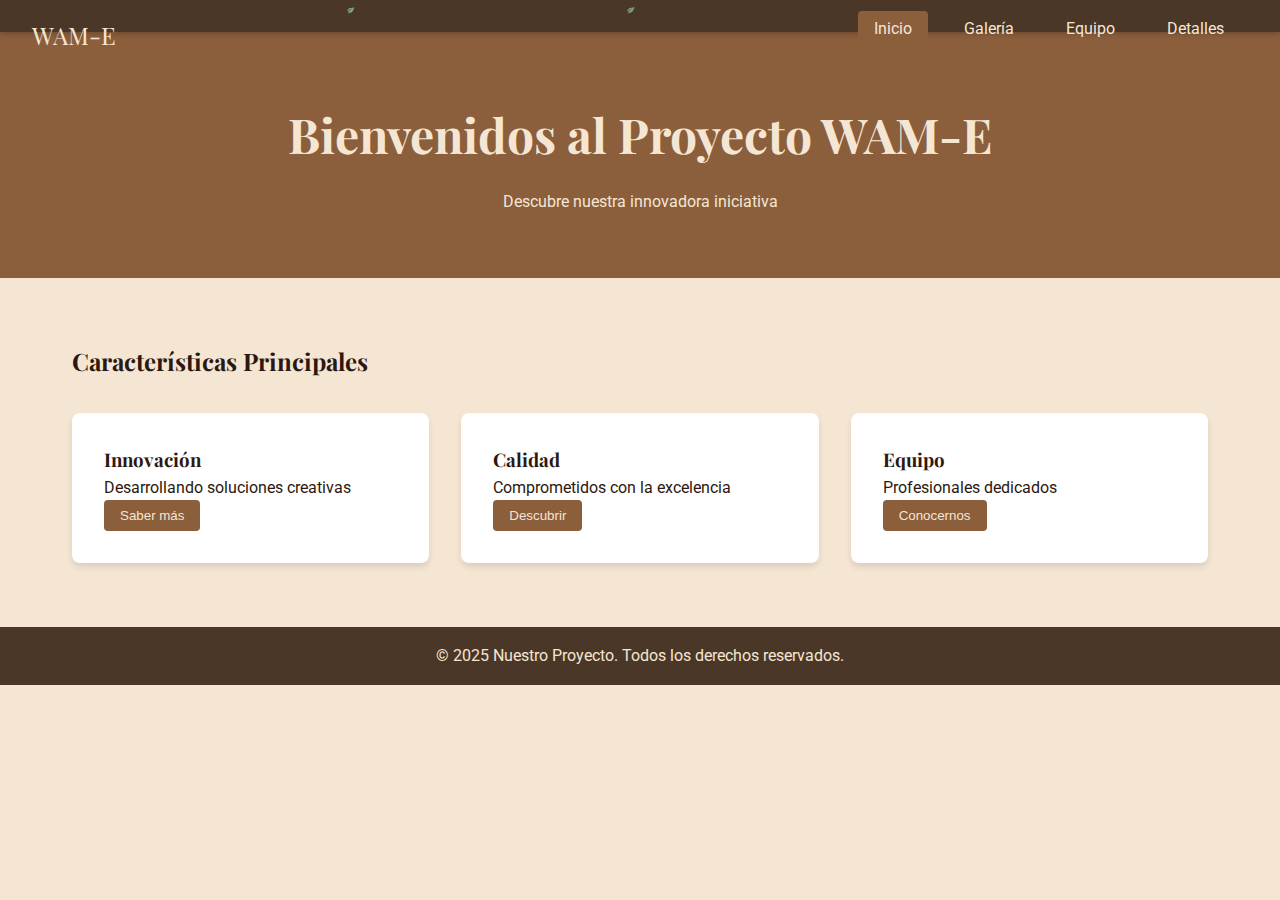
<file: index.html>
<!DOCTYPE html>
<html lang="es">
<head>
    <meta charset="UTF-8">
    <meta name="viewport" content="width=device-width, initial-scale=1.0">
    <title>Proyecto WAM-E</title>
    <link rel="icon" href="data:image/svg+xml,<svg xmlns=%22http://www.w3.org/2000/svg%22 viewBox=%220 0 100 100%22><text y=%22.9em%22 font-size=%2290%22>🍃</text></svg>">
    <link rel="stylesheet" href="styles.css">
    <link href="https://fonts.googleapis.com/css2?family=Playfair+Display:wght@400;700&family=Roboto:wght@300;400&display=swap" rel="stylesheet">
    <link rel="stylesheet" href="https://cdnjs.cloudflare.com/ajax/libs/animate.css/4.1.1/animate.min.css">
</head>
<body>
    <nav class="navbar">
        <div class="nav-brand">WAM-E</div>
        <div class="nav-links">
            <a href="index.html" class="active">Inicio</a>
            <a href="galeria.html">Galería</a>
            <a href="equipo.html">Equipo</a>
            <a href="proyecto.html">Detalles</a>
        </div>
    </nav>

    <header class="hero animate__animated animate__fadeIn">
        <h1>Bienvenidos al Proyecto WAM-E</h1>
        <p>Descubre nuestra innovadora iniciativa</p>
    </header>

    <main class="container">
        <section class="features animate__animated animate__fadeInUp">
            <h2>Características Principales</h2>
            <div class="features-grid">
                <div class="feature-card">
                    <h3>Innovación</h3>
                    <p>Desarrollando soluciones creativas</p>
                    <button class="btn-primary">Saber más</button>
                </div>
                <div class="feature-card">
                    <h3>Calidad</h3>
                    <p>Comprometidos con la excelencia</p>
                    <button class="btn-primary">Descubrir</button>
                </div>
                <div class="feature-card">
                    <h3>Equipo</h3>
                    <p>Profesionales dedicados</p>
                    <button class="btn-primary">Conocernos</button>
                </div>
            </div>
        </section>
    </main>

    <footer>
        <p>&copy; 2025 Nuestro Proyecto. Todos los derechos reservados.</p>
    </footer>

    <script src="script.js"></script>
</body>
</html>
</file>
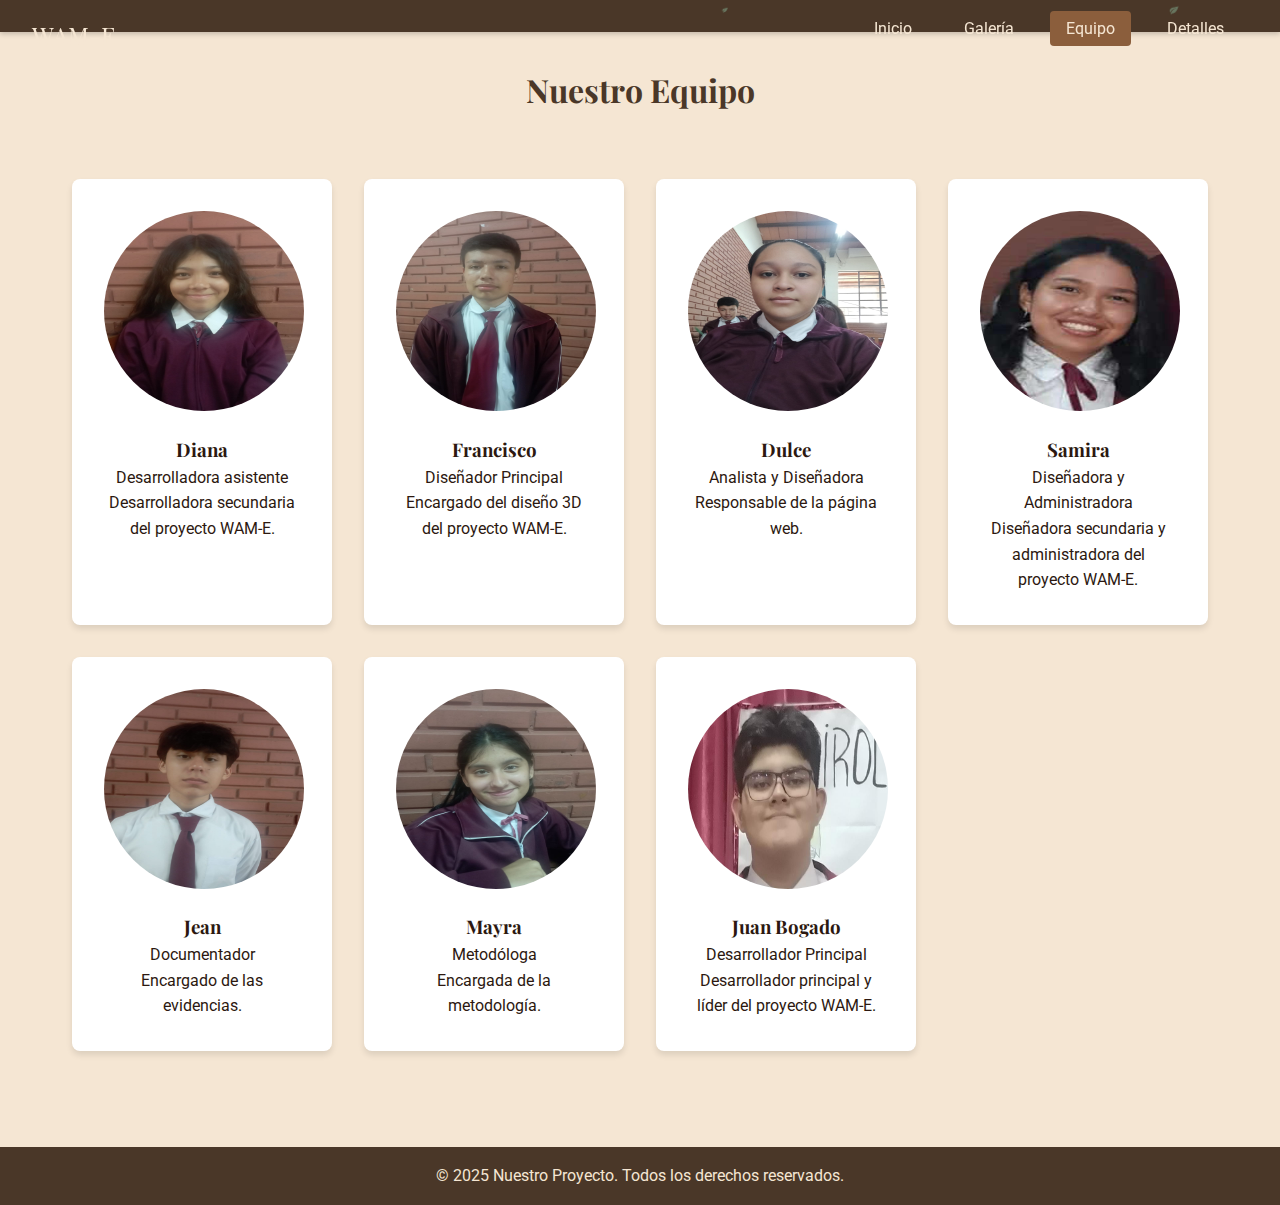
<file: equipo.html>
<!DOCTYPE html>
<html lang="es">
<head>
    <meta charset="UTF-8">
    <meta name="viewport" content="width=device-width, initial-scale=1.0">
    <title>Equipo - Proyecto WAM-E</title>
    <link rel="icon" href="data:image/svg+xml,<svg xmlns=%22http://www.w3.org/2000/svg%22 viewBox=%220 0 100 100%22><text y=%22.9em%22 font-size=%2290%22>🍃</text></svg>">
    <link rel="stylesheet" href="styles.css">
    <link href="https://fonts.googleapis.com/css2?family=Playfair+Display:wght@400;700&family=Roboto:wght@300;400&display=swap" rel="stylesheet">
    <link rel="stylesheet" href="https://cdnjs.cloudflare.com/ajax/libs/animate.css/4.1.1/animate.min.css">
</head>
<body>
    <nav class="navbar">
        <div class="nav-brand">WAM-E</div>
        <div class="nav-links">
            <a href="index.html">Inicio</a>
            <a href="galeria.html">Galería</a>
            <a href="equipo.html" class="active">Equipo</a>
            <a href="proyecto.html">Detalles</a>
        </div>
    </nav>

    <main class="container">
        <h1 class="page-title animate__animated animate__fadeIn">Nuestro Equipo</h1>
        
        <div class="team-grid animate__animated animate__fadeInUp">
            <div class="team-member">
                <img src="Diana.jpg" alt="Diana">
                <h3>Diana</h3>
                <p class="role">Desarrolladora asistente</p>
                <p class="description">Desarrolladora secundaria del proyecto WAM-E.</p>
            </div>
            <div class="team-member">
                <img src="Francisco.jpg" alt="Francisco">
                <h3>Francisco</h3>
                <p class="role">Diseñador Principal</p>
                <p class="description">Encargado del diseño 3D del proyecto WAM-E.</p>
            </div>
            <div class="team-member">
                <img src="Dulce.jpg" alt="Dulce">

                <h3>Dulce</h3>
                <p class="role">Analista y Diseñadora</p>
                <p class="description">Responsable de la página web.</p>
            </div>
            <div class="team-member">
                <img src="Samira.jpg" alt="Samira">
                <h3>Samira</h3>
                <p class="role">Diseñadora y Administradora</p>
                <p class="description">Diseñadora secundaria y administradora del proyecto WAM-E.</p>
            </div>
            <div class="team-member">
                <img src="Jean.jpg" alt="Jean">
                <h3>Jean</h3>
                <p class="role">Documentador</p>
                <p class="description">Encargado de las evidencias.</p>
            </div>
            <div class="team-member">
                <img src="Mayra.jpg" alt="Mayra">
                <h3>Mayra</h3>
                <p class="role">Metodóloga</p>
                <p class="description">Encargada de la metodología.</p>
            </div>
            <div class="team-member">
                <img src="Juan Bogado.jpg" alt="Juan Bogado">
                <h3>Juan Bogado</h3>
                <p class="role">Desarrollador Principal</p>
                <p class="description">Desarrollador principal y líder del proyecto WAM-E.</p>
            </div>
        </div>
    </main>

    <footer>
        <p>&copy; 2025 Nuestro Proyecto. Todos los derechos reservados.</p>
    </footer>

    <script src="script.js"></script>
</body>
</html>
</file>
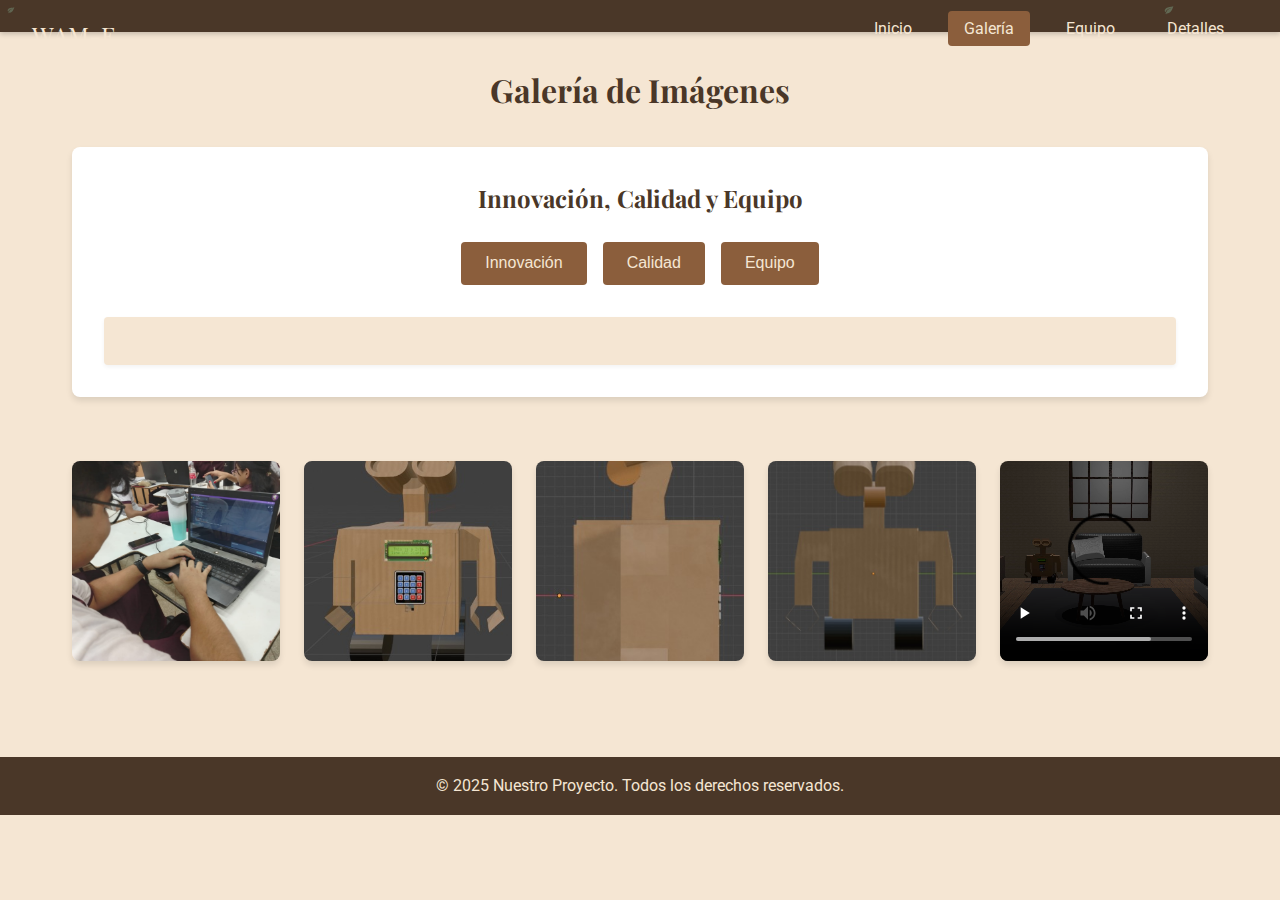
<file: galeria.html>
<!DOCTYPE html>
<html lang="es">
<head>
    <meta charset="UTF-8">
    <meta name="viewport" content="width=device-width, initial-scale=1.0">
    <title>Galería - Proyecto WAM-E</title>
    <link rel="icon" href="data:image/svg+xml,<svg xmlns=%22http://www.w3.org/2000/svg%22 viewBox=%220 0 100 100%22><text y=%22.9em%22 font-size=%2290%22>🍃</text></svg>">
    <link rel="stylesheet" href="styles.css">
    <link href="https://fonts.googleapis.com/css2?family=Playfair+Display:wght@400;700&family=Roboto:wght@300;400&display=swap" rel="stylesheet">
    <link rel="stylesheet" href="https://cdnjs.cloudflare.com/ajax/libs/animate.css/4.1.1/animate.min.css">
</head>
<body>
    <nav class="navbar">
        <div class="nav-brand">WAM-E</div>
        <div class="nav-links">
            <a href="index.html">Inicio</a>
            <a href="galeria.html" class="active">Galería</a>
            <a href="equipo.html">Equipo</a>
            <a href="proyecto.html">Detalles</a>
        </div>
    </nav>

    <main class="container">
        <h1 class="page-title animate__animated animate__fadeIn">Galería de Imágenes</h1>
        
        <section class="innovation-section animate__animated animate__fadeInUp">
            <h2>Innovación, Calidad y Equipo</h2>
            <div class="button-container">
                <button class="info-button" onclick="showInfo('innovation')">Innovación</button>
                <button class="info-button" onclick="showInfo('quality')">Calidad</button>
                <button class="info-button" onclick="showInfo('team')">Equipo</button>
            </div>
            <div id="info-display" class="info-content"></div>
        </section>

        <div class="gallery animate__animated animate__fadeInUp">
            <div class="gallery-item">
                <img src="Imagen de WhatsApp 2025-04-01 a las 21.42.45_b0dde45c.jpg" alt="Imagen del proyecto 1">
                <div class="gallery-caption">Vista del proyecto WAM-E</div>
            </div>
            <div class="gallery-item">
                <img src="Imagen de WhatsApp 2025-04-07 a las 09.33.30_1402002b.jpg" alt="Imagen del proyecto 2">
                <div class="gallery-caption">Desarrollo del proyecto</div>
            </div>
            <div class="gallery-item">
                <img src="Imagen de WhatsApp 2025-04-07 a las 09.33.30_740dd524.jpg" alt="Imagen del proyecto 3">
                <div class="gallery-caption">Avances del proyecto</div>
            </div>
            <div class="gallery-item">
                <img src="Imagen de WhatsApp 2025-04-07 a las 09.33.31_5550199a.jpg" alt="Imagen del proyecto 4">
                <div class="gallery-caption">Detalles del proyecto</div>
            </div>
            <div class="gallery-item video-item">
                <video controls>
                    <source src="Video de WhatsApp 2025-04-10 a las 09.44.11_391cab61.mp4" type="video/mp4">
                    Tu navegador no soporta el elemento de video.
                </video>
                <div class="gallery-caption">Video demostrativo del proyecto</div>
            </div>
        </div>
    </main>

    <footer>
        <p>&copy; 2025 Nuestro Proyecto. Todos los derechos reservados.</p>
    </footer>

    <script src="script.js"></script>
</body>
</html>
</file>
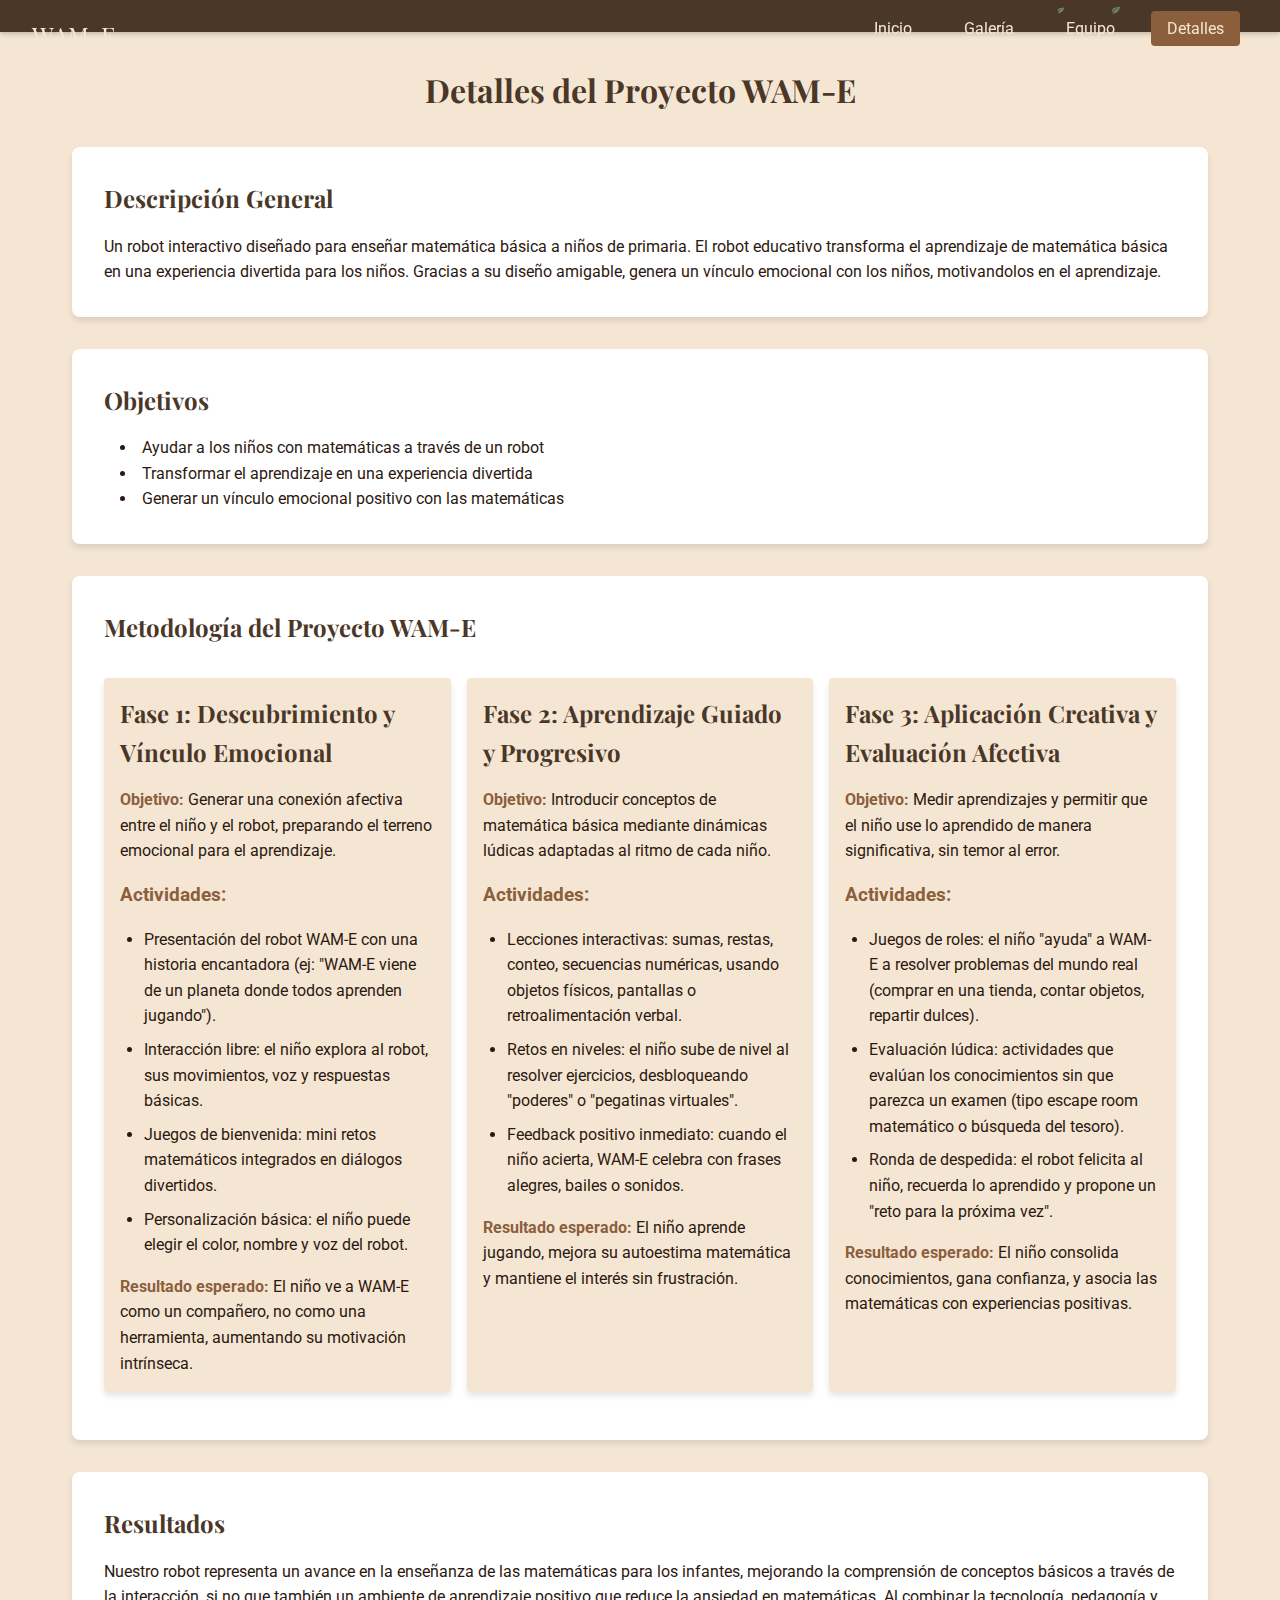
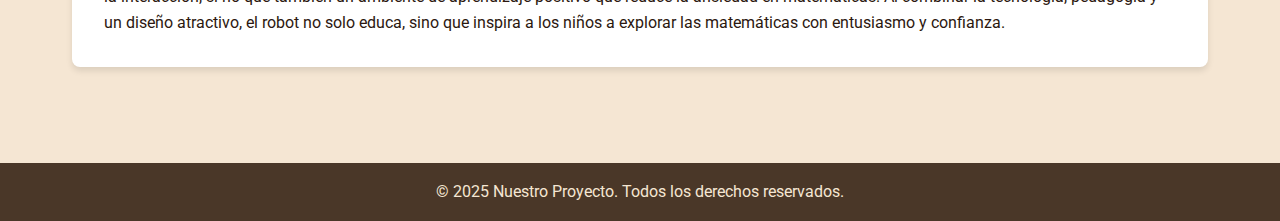
<file: proyecto.html>
<!DOCTYPE html>
<html lang="es">
<head>
    <meta charset="UTF-8">
    <meta name="viewport" content="width=device-width, initial-scale=1.0">
    <title>Detalles - Proyecto WAM-E</title>
    <link rel="icon" href="data:image/svg+xml,<svg xmlns=%22http://www.w3.org/2000/svg%22 viewBox=%220 0 100 100%22><text y=%22.9em%22 font-size=%2290%22>🍃</text></svg>">
    <link rel="stylesheet" href="styles.css">
    <link href="https://fonts.googleapis.com/css2?family=Playfair+Display:wght@400;700&family=Roboto:wght@300;400&display=swap" rel="stylesheet">
    <link rel="stylesheet" href="https://cdnjs.cloudflare.com/ajax/libs/animate.css/4.1.1/animate.min.css">
</head>
<body>
    <nav class="navbar">
        <div class="nav-brand">WAM-E</div>
        <div class="nav-links">
            <a href="index.html">Inicio</a>
            <a href="galeria.html">Galería</a>
            <a href="equipo.html">Equipo</a>
            <a href="proyecto.html" class="active">Detalles</a>
        </div>
    </nav>

    <main class="container">
        <h1 class="page-title animate__animated animate__fadeIn">Detalles del Proyecto WAM-E</h1>
        
        <div class="project-content animate__animated animate__fadeInUp">
            <section class="project-section">
                <h2>Descripción General</h2>
                <p>Un robot interactivo diseñado para enseñar matemática básica a niños de primaria. El robot educativo transforma el aprendizaje de matemática básica en una experiencia divertida para los niños. Gracias a su diseño amigable, genera un vínculo emocional con los niños, motivandolos en el aprendizaje.</p>
            </section>

            <section class="project-section">
                <h2>Objetivos</h2>
                <ul class="objectives-list">
                    <li>Ayudar a los niños con matemáticas a través de un robot</li>
                    <li>Transformar el aprendizaje en una experiencia divertida</li>
                    <li>Generar un vínculo emocional positivo con las matemáticas</li>
                </ul>
            </section>

            <section class="project-section">
                <h2>Metodología del Proyecto WAM-E</h2>
                <div class="methodology-steps">
                    <div class="step">
                        <h3>Fase 1: Descubrimiento y Vínculo Emocional</h3>
                        <p><strong>Objetivo:</strong> Generar una conexión afectiva entre el niño y el robot, preparando el terreno emocional para el aprendizaje.</p>
                        <h4>Actividades:</h4>
                        <ul>
                            <li>Presentación del robot WAM-E con una historia encantadora (ej: "WAM-E viene de un planeta donde todos aprenden jugando").</li>
                            <li>Interacción libre: el niño explora al robot, sus movimientos, voz y respuestas básicas.</li>
                            <li>Juegos de bienvenida: mini retos matemáticos integrados en diálogos divertidos.</li>
                            <li>Personalización básica: el niño puede elegir el color, nombre y voz del robot.</li>
                        </ul>
                        <p><strong>Resultado esperado:</strong> El niño ve a WAM-E como un compañero, no como una herramienta, aumentando su motivación intrínseca.</p>
                    </div>
                    <div class="step">
                        <h3>Fase 2: Aprendizaje Guiado y Progresivo</h3>
                        <p><strong>Objetivo:</strong> Introducir conceptos de matemática básica mediante dinámicas lúdicas adaptadas al ritmo de cada niño.</p>
                        <h4>Actividades:</h4>
                        <ul>
                            <li>Lecciones interactivas: sumas, restas, conteo, secuencias numéricas, usando objetos físicos, pantallas o retroalimentación verbal.</li>
                            <li>Retos en niveles: el niño sube de nivel al resolver ejercicios, desbloqueando "poderes" o "pegatinas virtuales".</li>
                            <li>Feedback positivo inmediato: cuando el niño acierta, WAM-E celebra con frases alegres, bailes o sonidos.</li>
                        </ul>
                        <p><strong>Resultado esperado:</strong> El niño aprende jugando, mejora su autoestima matemática y mantiene el interés sin frustración.</p>
                    </div>
                    <div class="step">
                        <h3>Fase 3: Aplicación Creativa y Evaluación Afectiva</h3>
                        <p><strong>Objetivo:</strong> Medir aprendizajes y permitir que el niño use lo aprendido de manera significativa, sin temor al error.</p>
                        <h4>Actividades:</h4>
                        <ul>
                            <li>Juegos de roles: el niño "ayuda" a WAM-E a resolver problemas del mundo real (comprar en una tienda, contar objetos, repartir dulces).</li>
                            <li>Evaluación lúdica: actividades que evalúan los conocimientos sin que parezca un examen (tipo escape room matemático o búsqueda del tesoro).</li>
                            <li>Ronda de despedida: el robot felicita al niño, recuerda lo aprendido y propone un "reto para la próxima vez".</li>
                        </ul>
                        <p><strong>Resultado esperado:</strong> El niño consolida conocimientos, gana confianza, y asocia las matemáticas con experiencias positivas.</p>
                    </div>
                </div>
            </section>

            <section class="project-section">
                <h2>Resultados</h2>
                <p>Nuestro robot representa un avance en la enseñanza de las matemáticas para los infantes, mejorando la comprensión de conceptos básicos a través de la interacción, si no que también un ambiente de aprendizaje positivo que reduce la ansiedad en matemáticas. Al combinar la tecnología, pedagogía y un diseño atractivo, el robot no solo educa, sino que inspira a los niños a explorar las matemáticas con entusiasmo y confianza.</p>
            </section>
        </div>
    </main>

    <footer>
        <p>&copy; 2025 Nuestro Proyecto. Todos los derechos reservados.</p>
    </footer>

    <script src="script.js"></script>
</body>
</html>
</file>
<file: styles.css>
:root {
    --color-primary: #4A3728;
    --color-secondary: #8B5E3C;
    --color-accent: #D4A276;
    --color-light: #F5E6D3;
    --color-dark: #2C1810;
    --transition-speed: 0.3s;
}

* {
    margin: 0;
    padding: 0;
    box-sizing: border-box;
}

body {
    font-family: 'Roboto', sans-serif;
    line-height: 1.6;
    background-color: var(--color-light);
    color: var(--color-dark);
}

/* Navbar Styles */
.navbar {
    background-color: var(--color-primary);
    padding: 1rem 2rem;
    position: sticky;
    top: 0;
    z-index: 1000;
    box-shadow: 0 2px 5px rgba(0,0,0,0.2);
}

.nav-brand {
    font-family: 'Playfair Display', serif;
    font-size: 1.5rem;
    color: var(--color-light);
    float: left;
}

.nav-links {
    float: right;
}

.nav-links a {
    color: var(--color-light);
    text-decoration: none;
    padding: 0.5rem 1rem;
    margin: 0 0.5rem;
    transition: var(--transition-speed);
}

.nav-links a:hover, .nav-links a.active {
    background-color: var(--color-secondary);
    border-radius: 4px;
}

/* Hero Section */
.hero {
    background-color: var(--color-secondary);
    color: var(--color-light);
    text-align: center;
    padding: 4rem 2rem;
    margin-bottom: 2rem;
}

.hero h1 {
    font-family: 'Playfair Display', serif;
    font-size: 3rem;
    margin-bottom: 1rem;
}

/* Container */
.container {
    max-width: 1200px;
    margin: 0 auto;
    padding: 2rem;
}

/* Features Grid */
.features-grid {
    display: grid;
    grid-template-columns: repeat(auto-fit, minmax(250px, 1fr));
    gap: 2rem;
    margin-top: 2rem;
}

.feature-card {
    background-color: white;
    padding: 2rem;
    border-radius: 8px;
    box-shadow: 0 4px 6px rgba(0, 0, 0, 0.1);
    transition: transform var(--transition-speed);
    color: var(--color-dark);
}

.feature-card:hover {
    transform: translateY(-5px);
}

/* Gallery Styles */
.gallery {
    display: grid;
    grid-template-columns: repeat(auto-fit, minmax(200px, 1fr));
    gap: 1.5rem;
    padding: 2rem 0;
}

.gallery-item {
    position: relative;
    overflow: hidden;
    border-radius: 8px;
    box-shadow: 0 4px 6px rgba(0,0,0,0.1);
    transition: transform var(--transition-speed);
}

.gallery-item:hover {
    transform: scale(1.05);
}

.gallery-item img {
    width: 100%;
    height: 200px;
    object-fit: cover;
    display: block;
}

.gallery-item.video-item video {
    width: 100%;
    height: 200px;
    object-fit: cover;
    display: block;
}

.gallery-caption {
    position: absolute;
    bottom: 0;
    left: 0;
    right: 0;
    background: rgba(44, 24, 16, 0.8);
    color: var(--color-light);
    padding: 1rem;
    transform: translateY(100%);
    transition: transform var(--transition-speed);
}

.gallery-item:hover .gallery-caption {
    transform: translateY(0);
}

/* Team Styles */
.team-grid {
    display: grid;
    grid-template-columns: repeat(auto-fit, minmax(250px, 1fr));
    gap: 2rem;
    padding: 2rem 0;
}

.team-member {
    background-color: white;
    padding: 2rem;
    border-radius: 8px;
    text-align: center;
    box-shadow: 0 4px 6px rgba(0,0,0,0.1);
    transition: transform var(--transition-speed);
}

.team-member:hover {
    transform: translateY(-5px);
}

.team-member img {
    width: 200px;
    height: 200px;
    border-radius: 50%;
    margin-bottom: 1rem;
}

/* Buttons */
.btn-primary {
    background-color: var(--color-secondary);
    color: var(--color-light);
    padding: 0.5rem 1rem;
    border: none;
    border-radius: 4px;
    cursor: pointer;
    transition: background-color var(--transition-speed);
}

.btn-primary:hover {
    background-color: var(--color-primary);
}

/* Project Page Styles */
.project-section {
    background-color: white;
    padding: 2rem;
    margin-bottom: 2rem;
    border-radius: 8px;
    box-shadow: 0 4px 6px rgba(0, 0, 0, 0.1);
    color: var(--color-dark);
}

.methodology-steps {
    display: grid;
    gap: 2rem;
    padding: 1rem 0;
}

.step {
    background-color: var(--color-light);
    padding: 2rem;
    border-radius: 8px;
    box-shadow: 0 4px 6px rgba(0, 0, 0, 0.1);
    transition: transform var(--transition-speed);
}

.step:hover {
    transform: translateY(-5px);
}

.step h3 {
    color: var(--color-primary);
    margin-bottom: 1rem;
    font-family: 'Playfair Display', serif;
    font-size: 1.5rem;
}

.step h4 {
    color: var(--color-secondary);
    margin: 1rem 0;
    font-size: 1.2rem;
}

.step ul {
    list-style-type: disc;
    padding-left: 1.5rem;
    margin: 1rem 0;
}

.step li {
    margin-bottom: 0.5rem;
    line-height: 1.6;
}

.step strong {
    color: var(--color-secondary);
    font-weight: bold;
}

.project-section h2 {
    font-family: 'Playfair Display', serif;
    color: var(--color-primary);
    margin-bottom: 1rem;
}

.objectives-list {
    list-style-position: inside;
    margin-left: 1rem;
}

.methodology-steps {
    display: grid;
    grid-template-columns: repeat(auto-fit, minmax(200px, 1fr));
    gap: 1rem;
    margin-top: 1rem;
}

.step {
    background-color: var(--color-light);
    padding: 1rem;
    border-radius: 4px;
}

/* Innovation Section Styles */
.innovation-section {
    background-color: white;
    padding: 2rem;
    border-radius: 8px;
    box-shadow: 0 4px 6px rgba(0, 0, 0, 0.1);
    margin-bottom: 2rem;
    color: var(--color-dark);
}

.innovation-section h2 {
    font-family: 'Playfair Display', serif;
    color: var(--color-primary);
    margin-bottom: 1.5rem;
    text-align: center;
}

.button-container {
    display: flex;
    justify-content: center;
    gap: 1rem;
    margin-bottom: 2rem;
}

.info-button {
    background-color: var(--color-secondary);
    color: var(--color-light);
    border: none;
    padding: 0.8rem 1.5rem;
    border-radius: 4px;
    cursor: pointer;
    font-size: 1rem;
    transition: all var(--transition-speed);
}

.info-button:hover {
    background-color: var(--color-primary);
    transform: translateY(-2px);
}

.info-content {
    background-color: var(--color-light);
    padding: 1.5rem;
    border-radius: 4px;
    transition: opacity var(--transition-speed);
    box-shadow: 0 2px 4px rgba(0, 0, 0, 0.05);
    color: var(--color-dark);
}

.info-content h3 {
    color: var(--color-primary);
    margin-bottom: 1rem;
    font-family: 'Playfair Display', serif;
}

.info-content p {
    color: #333333;
    line-height: 1.6;
}

/* Animación de hojas cayendo */
@keyframes fallingleaf {
    0% {
        transform: translateY(-10vh) rotate(0deg);
        opacity: 1;
    }
    100% {
        transform: translateY(100vh) rotate(360deg);
        opacity: 0;
    }
}

.falling-leaves {
    position: fixed;
    top: 0;
    left: 0;
    width: 100%;
    height: 100%;
    pointer-events: none;
    z-index: 1000;
}

.leaf {
    position: fixed;
    width: 20px;
    height: 20px;
    background: url('data:image/svg+xml;utf8,<svg xmlns="http://www.w3.org/2000/svg" viewBox="0 0 24 24"><path fill="%2390C9A9" d="M17,8C8,10 5.9,16.17 3.82,21.34L5.71,22L6.66,19.7C7.14,19.87 7.64,20 8,20C19,20 22,3 22,3C21,5 14,5.25 9,6.25C4,7.25 2,11.5 2,13.5C2,15.5 3.75,17.25 3.75,17.25C7,8 17,8 17,8Z"/></svg>') no-repeat center center;
    animation: fallingleaf 10s linear infinite;
}

/* Typography */
h1, h2, h3 {
    font-family: 'Playfair Display', serif;
}

.page-title {
    color: var(--color-primary);
    text-align: center;
    margin-bottom: 2rem;
}

/* Footer */
footer {
    background-color: var(--color-primary);
    color: var(--color-light);
    text-align: center;
    padding: 1rem;
    margin-top: 2rem;
}

/* Responsive Design */
@media (max-width: 768px) {
    .nav-brand, .nav-links {
        float: none;
        text-align: center;
    }
    
    .nav-links {
        margin-top: 1rem;
    }
    
    .nav-links a {
        display: block;
        margin: 0.5rem 0;
    }
    
    .hero h1 {
        font-size: 2rem;
    }
}
</file>
